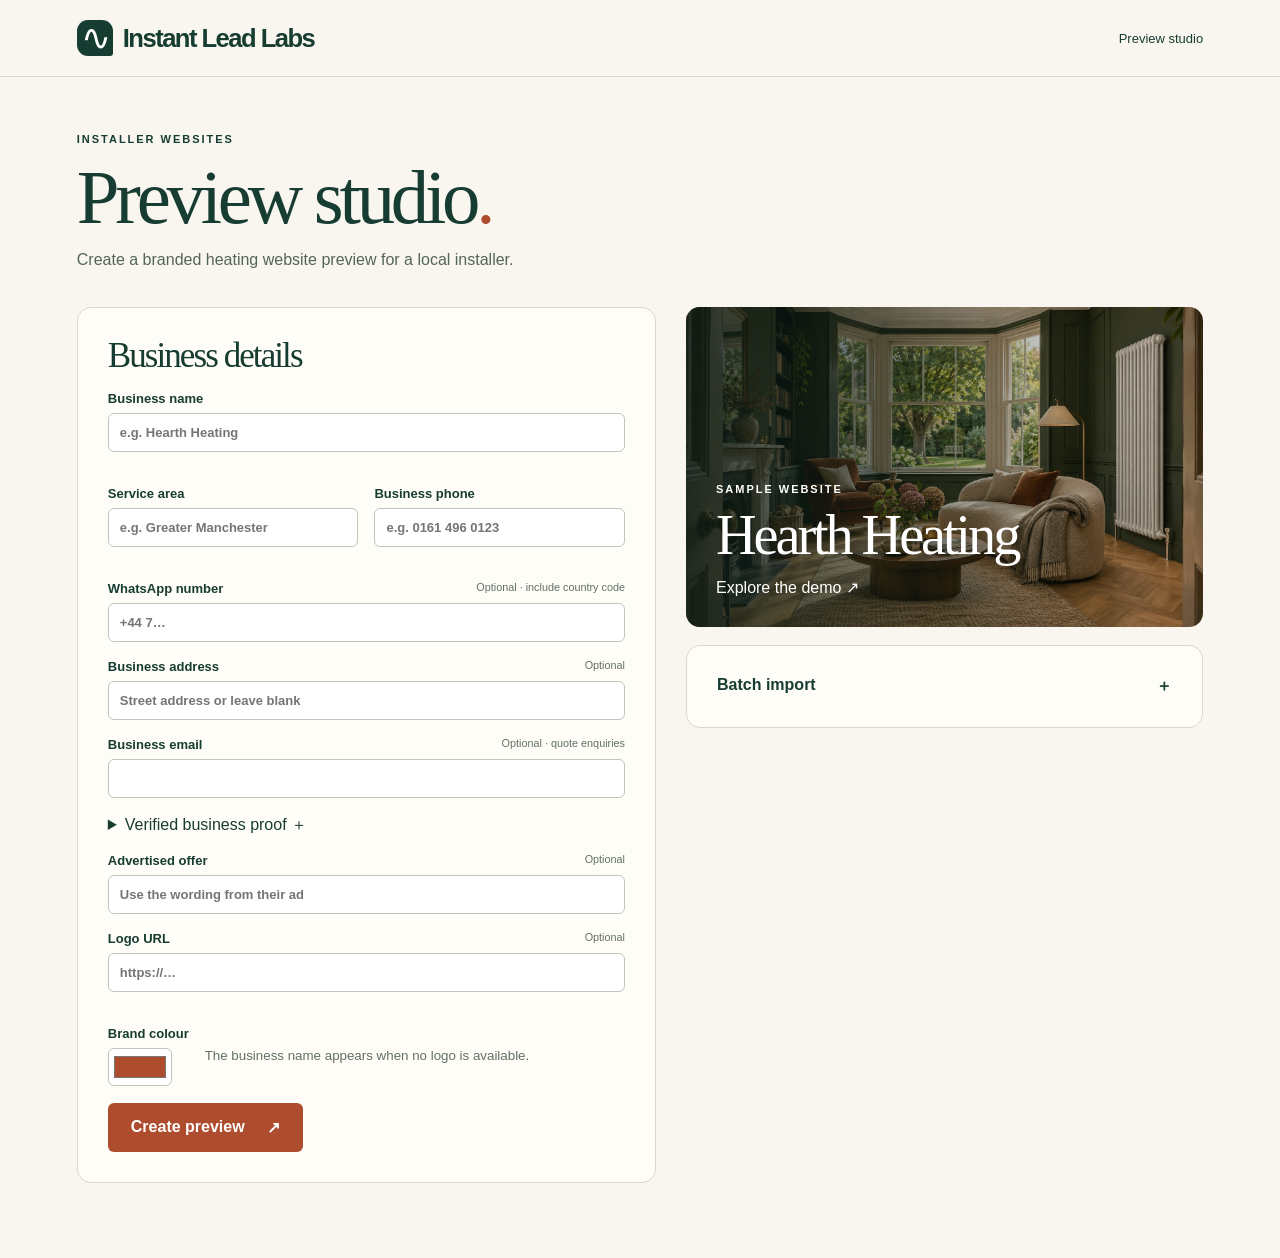
<file: index.html>
<!doctype html><html lang="en-GB"><head><meta charset="utf-8"><meta name="viewport" content="width=device-width,initial-scale=1"><meta name="robots" content="noindex,nofollow"><meta name="theme-color" content="#183b32"><title>Preview studio · Instant Lead Labs</title><link rel="stylesheet" href="/style.css"><script type="module" src="/studio.js"></script></head><body class="studio">
<header class="studiohead"><a class="wordmark" href="/"><span class="mark">∿</span> Instant Lead Labs</a><span>Preview studio</span></header>
<main class="workbench"><section class="intro"><p class="eyebrow">INSTALLER WEBSITES</p><h1>Preview studio<span>.</span></h1><p>Create a branded heating website preview for a local installer.</p></section>
<div class="workspace"><form id="builder" class="panel"><h2>Business details</h2><label>Business name<input name="name" required maxlength="90" placeholder="e.g. Hearth Heating"></label><div class="pair"><label>Service area<input name="area" required maxlength="90" placeholder="e.g. Greater Manchester"></label><label>Business phone<input type="tel" name="phone" required pattern="[+0-9 ()-]{7,24}" placeholder="e.g. 0161 496 0123"></label></div><label>WhatsApp number <small>Optional · include country code</small><input name="whatsapp" type="tel" placeholder="+44 7…"></label><label>Business address <small>Optional</small><input name="address" maxlength="200" placeholder="Street address or leave blank"></label><label>Business email <small>Optional · quote enquiries</small><input name="email" type="email"></label><details class="profile-fields"><summary>Verified business proof <span>＋</span></summary><p>Add only details checked against the business.</p><label>Gas Safe registration number<input name="registration" inputmode="numeric"></label><label>Actual team photo URL<input name="teamImage" type="url" placeholder="https://…"></label><label>Customer review<textarea name="review" maxlength="500" rows="3"></textarea></label><label>Review author<input name="reviewAuthor" maxlength="90"></label><label>Review source URL<input name="reviewUrl" type="url" placeholder="https://…"></label></details><label>Advertised offer <small>Optional</small><input name="offer" maxlength="160" placeholder="Use the wording from their ad"></label><label>Logo URL <small>Optional</small><input type="url" name="logo" placeholder="https://…" maxlength="500"></label><div class="brandrow"><label>Brand colour<input type="color" name="colour" value="#ad4d2e"></label><small>The business name appears when no logo is available.</small></div><button class="btn">Create preview <b>↗</b></button></form>
<aside><a class="sample" href="/preview.html"><img src="/assets/hero-premium.jpg" alt="Sunlit British sitting room with a column radiator"><div><span class="eyebrow">SAMPLE WEBSITE</span><h2>Hearth Heating</h2><span>Explore the demo ↗</span></div></a><details class="panel batch"><summary>Batch import <span>＋</span></summary><p>Import a CSV for the morning list. Download the results with a preview URL for each installer.</p><a href="/template.csv" download>Download CSV template ↓</a><label>Lead sheet<input id="csv" type="file" accept=".csv,text/csv"></label><button id="import" class="btn">Generate links ↓</button><p role="status" id="status"></p></details></aside></div></main></body></html>
</file>
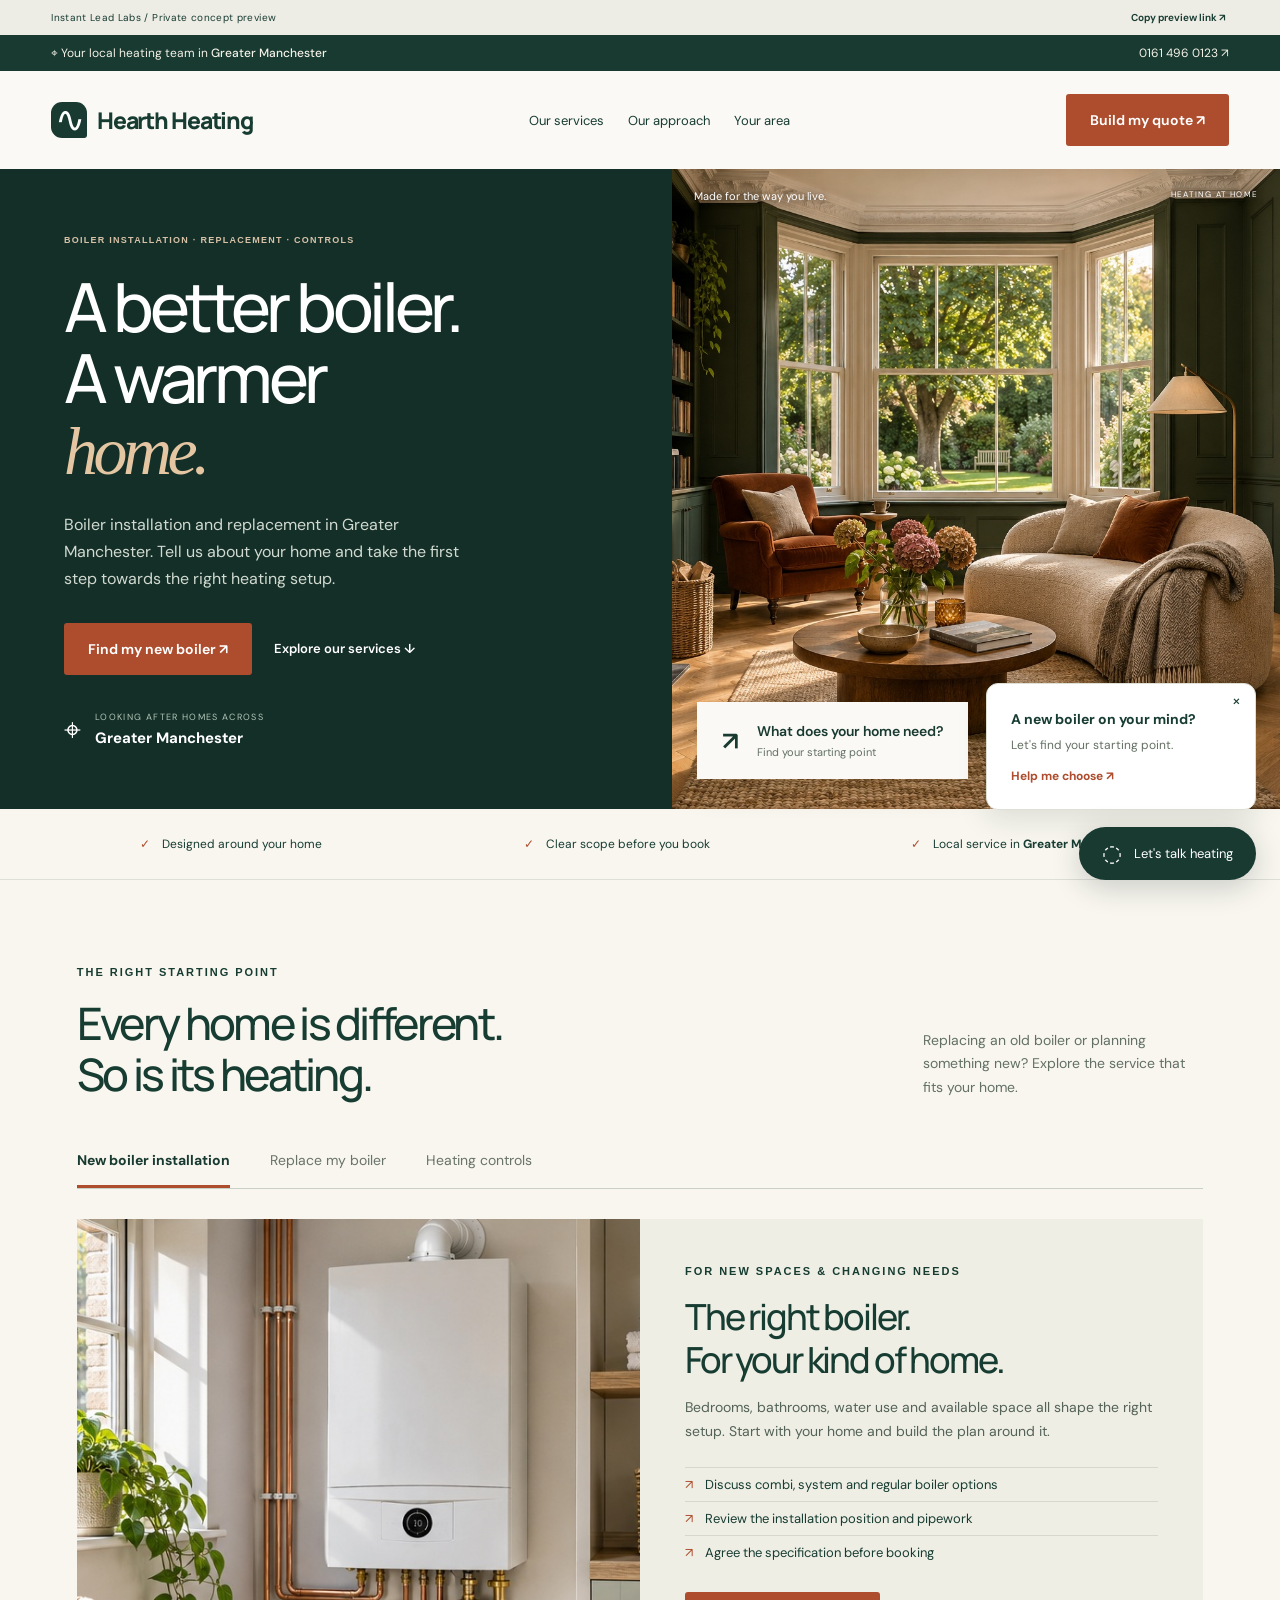
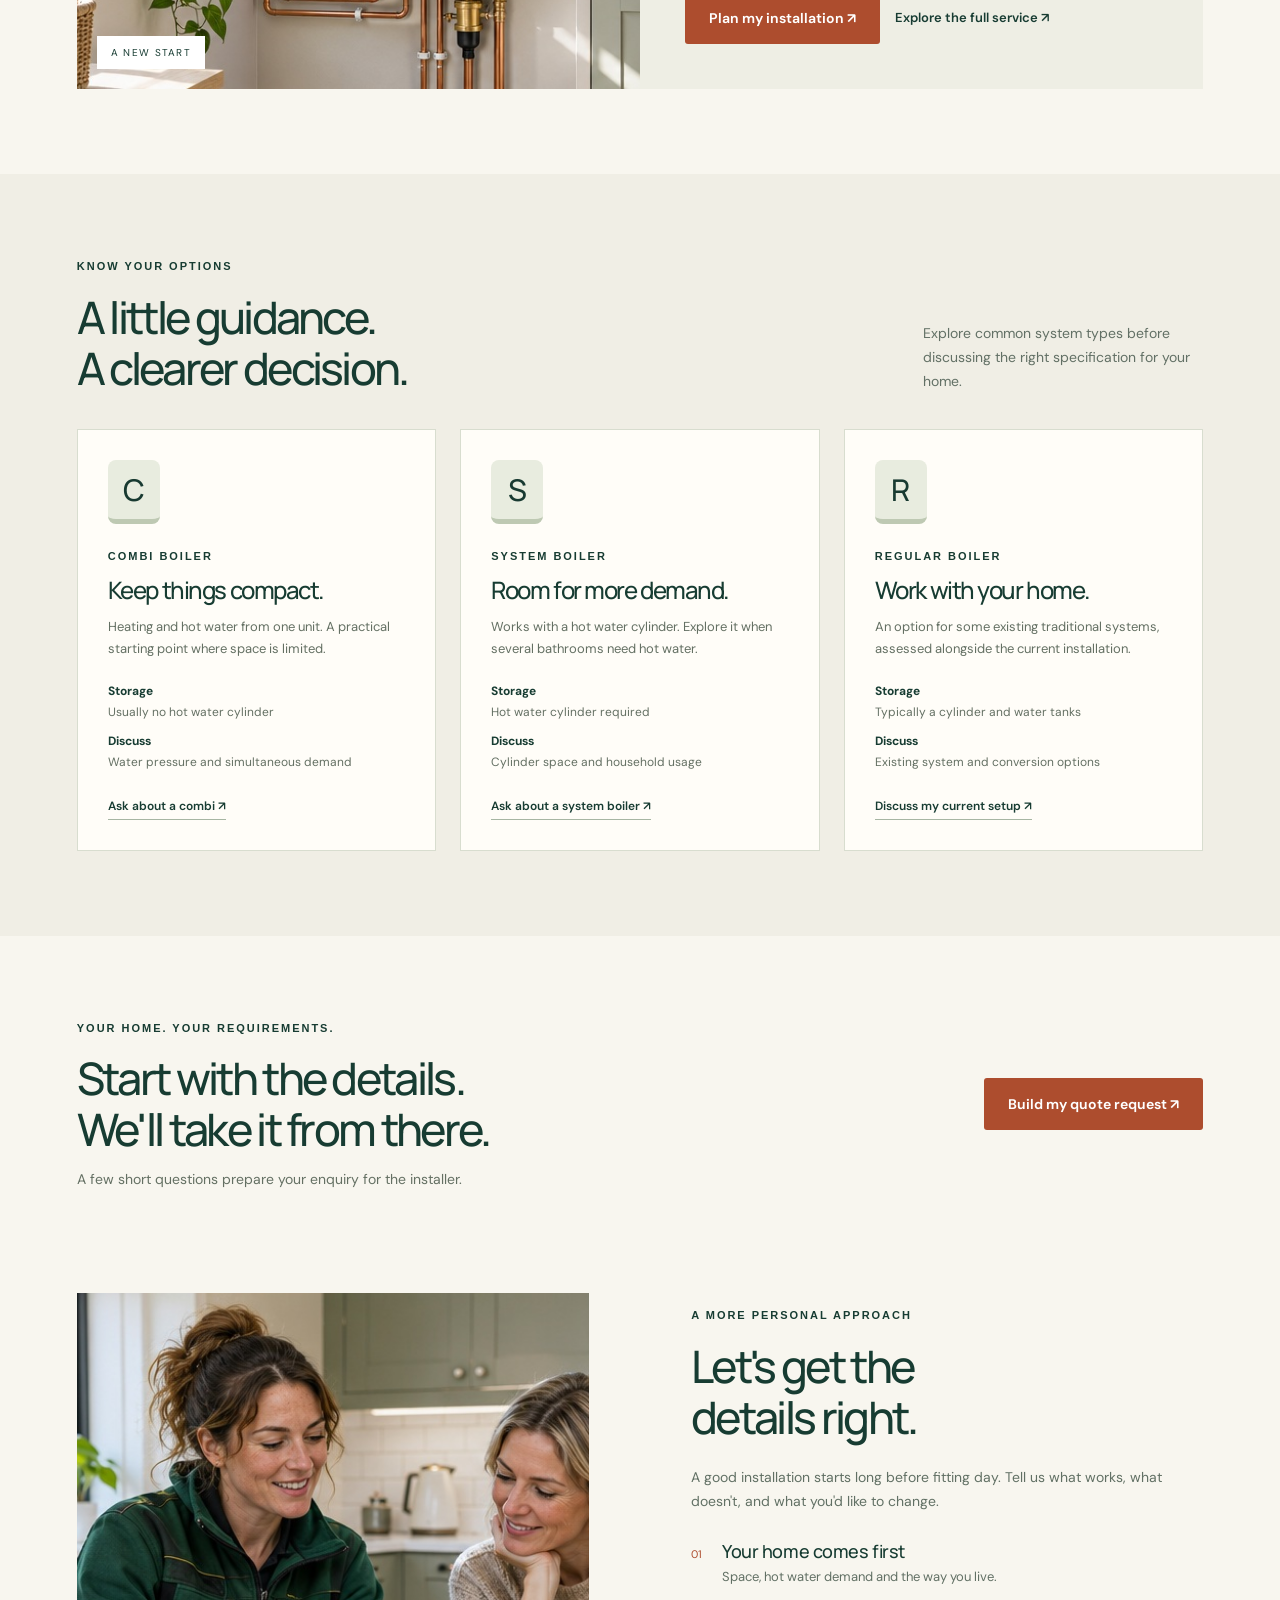
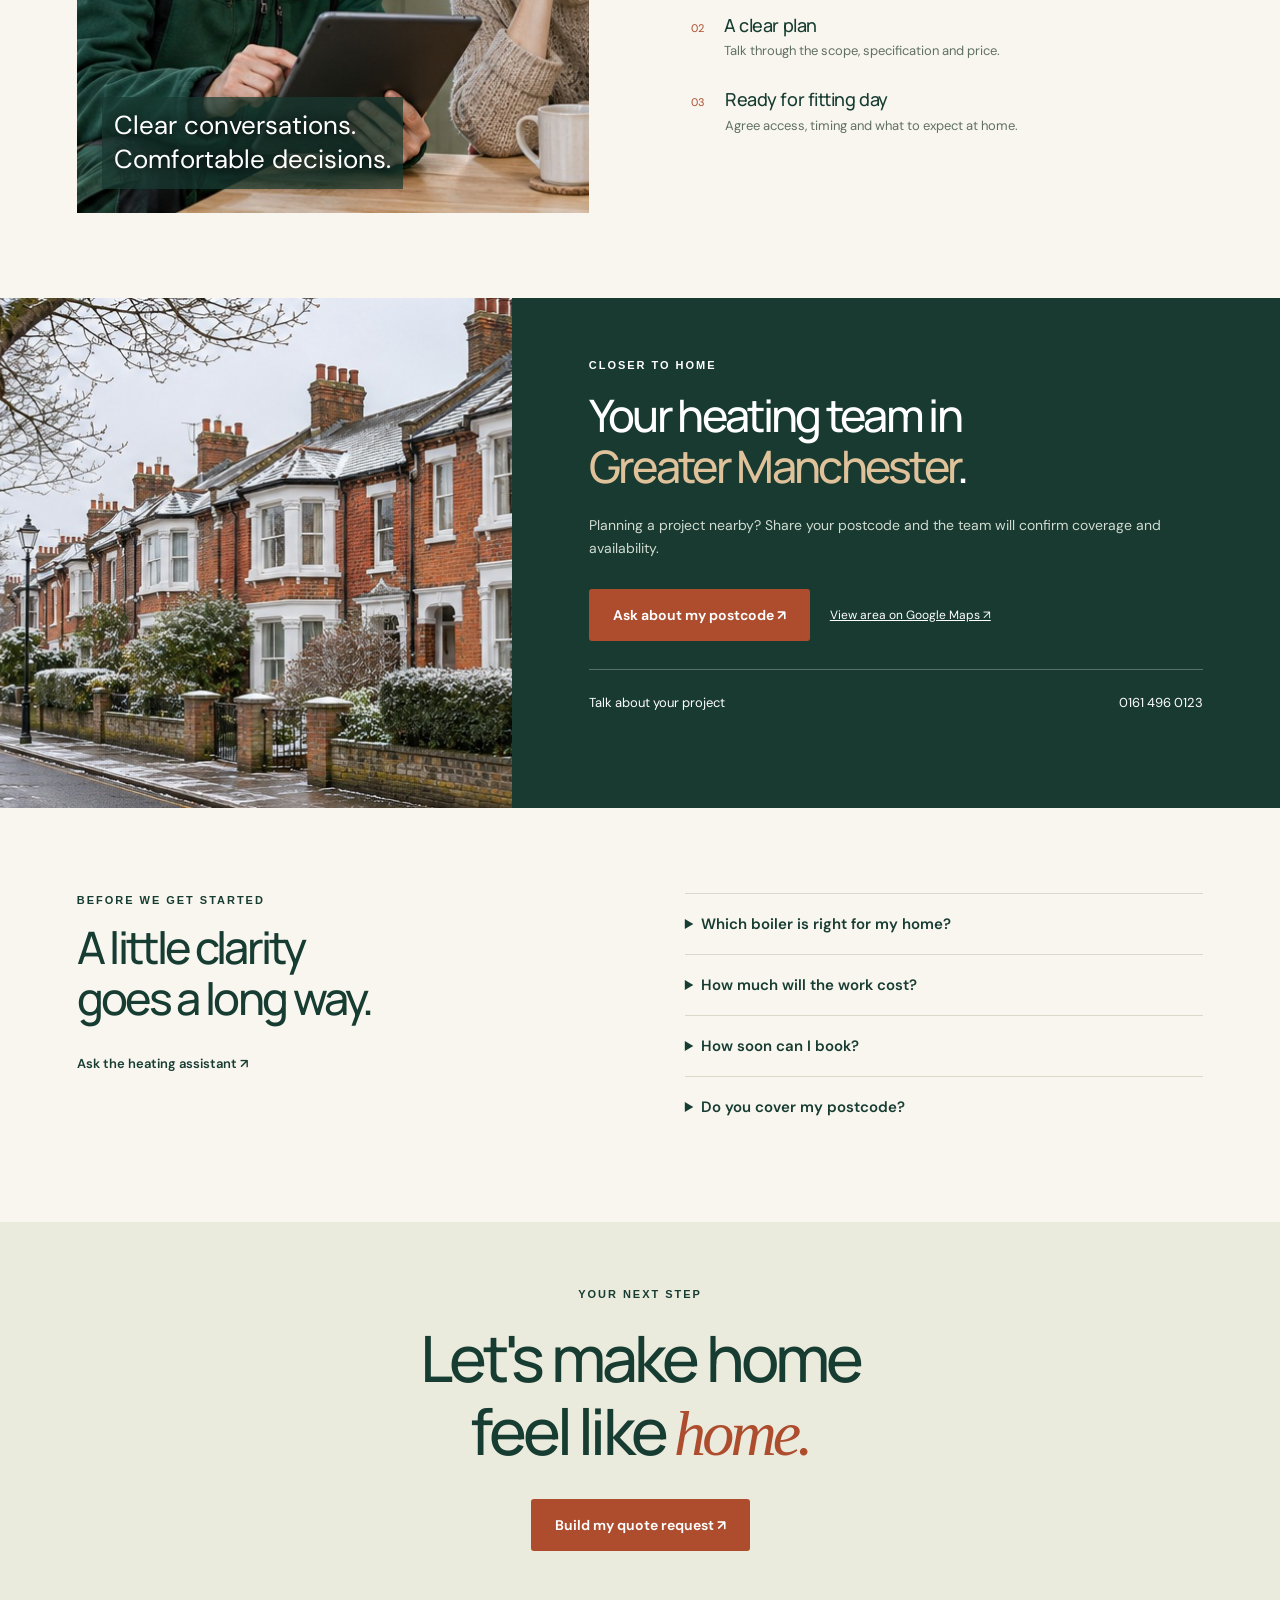
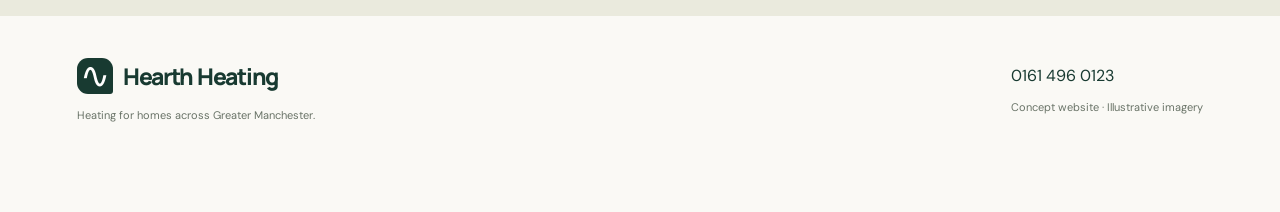
<file: preview.html>
<!doctype html>
<html lang="en-GB">
<head>
  <meta charset="utf-8">
  <meta name="viewport" content="width=device-width,initial-scale=1">
  <meta name="robots" content="noindex,nofollow">
  <meta name="theme-color" content="#183b32">
  <title>Hearth Heating · Local heating specialists</title>
  <link rel="preconnect" href="https://fonts.googleapis.com">
  <link rel="stylesheet" href="https://fonts.googleapis.com/css2?family=DM+Sans:wght@400;500;600;700&family=Manrope:wght@400;500;600;700;800&display=swap">
  <link rel="stylesheet" href="/style.css">
  <link rel="stylesheet" href="/premium.css"><link rel="stylesheet" href="/experience.css"><script type="module" src="/experience.js"></script>
  <script type="module" src="/preview.js"></script>
</head>
<body class="premium">
  <div class="concept"><span>Instant Lead Labs / Private concept preview</span><button id="copy">Copy preview link ↗</button></div>
  <div class="localbar"><span>⌖ Your local heating team in <strong data-area></strong></span><a data-call><span data-phone></span> ↗</a></div>
  <header class="sitehead">
    <a href="#home" class="wordmark"><span class="mark" id="mark">∿</span><img id="logo" hidden alt=""><span data-name></span></a>
    <nav><a href="#services">Our services</a><a href="#approach">Our approach</a><a href="#location">Your area</a></nav>
    <button class="btn" data-quote>Build my quote ↗</button>
  </header>
  <main id="home">
    <section class="editorial-hero">
      <div class="hero-copy">
        <p class="eyebrow">BOILER INSTALLATION · REPLACEMENT · CONTROLS</p>
        <h1>A better boiler.<br>A warmer<br><em>home.</em></h1>
        <p class="hero-description" id="pitch">Boiler installation and replacement in <span data-area></span>. Tell us about your home and take the first step towards the right heating setup.</p>
        <div class="hero-actions"><button class="btn" data-quote>Find my new boiler ↗</button><a href="#services" class="textlink">Explore our services ↓</a></div>
        <div class="hero-location"><span class="location-icon">⌖</span><div><small>LOOKING AFTER HOMES ACROSS</small><strong data-area></strong></div></div>
      </div>
      <div class="hero-visual">
        <img src="/assets/hero-premium.jpg" alt="Sunlit British living room with green panelling and a tall column radiator" fetchpriority="high">
        <div class="image-caption"><span>Made for the way you live.</span><span>HEATING AT HOME</span></div>
        <button class="floating-question" data-quote><span class="question-icon">↗</span><span>What does your home need?<small>Find your starting point</small></span></button>
      </div>
    </section>
    <div class="credential" id="credential" hidden></div><div class="benefit-strip"><span>Designed around your home</span><span>Clear scope before you book</span><span>Local service in <b data-area></b></span></div>
    <section class="wrap service-section" id="services">
      <div class="section-intro"><div><p class="eyebrow">THE RIGHT STARTING POINT</p><h2>Every home is different.<br>So is its heating.</h2></div><p>Replacing an old boiler or planning something new? Explore the service that fits your home.</p></div>
      <div class="service-tabs" role="tablist" aria-label="Heating services">
        <button role="tab" aria-selected="true" id="tab-install" aria-controls="service-panel" data-service="New installation">New boiler installation</button>
        <button role="tab" aria-selected="false" id="tab-replace" aria-controls="service-panel" data-service="Boiler replacement">Replace my boiler</button>
        <button role="tab" aria-selected="false" id="tab-controls" aria-controls="service-panel" data-service="Heating controls">Heating controls</button>
      </div>
      <div class="service-feature" role="tabpanel" id="service-panel" aria-labelledby="tab-install">
        <div class="service-image"><img id="service-image" src="/assets/boiler-premium.jpg" alt="White combi boiler with neat copper pipework" loading="lazy"><span id="service-tag">A NEW START</span></div>
        <div class="service-copy"><p class="eyebrow" id="service-kicker">FOR NEW SPACES & CHANGING NEEDS</p><h3 id="service-title">The right boiler.<br>For your kind of home.</h3><p id="service-description">Bedrooms, bathrooms, water use and available space all shape the right setup. Start with your home and build the plan around it.</p><ul id="service-points"><li>Discuss combi, system and regular boiler options</li><li>Review the installation position and pipework</li><li>Agree the specification before booking</li></ul><div class="service-actions"><button class="btn" id="service-cta">Plan my installation ↗</button><a class="textlink" id="service-details" href="/service.html?service=installation">Explore the full service ↗</a></div></div>
      </div>
    </section>
    <section class="boiler-guide wrap" id="boiler-guide">
<div class="section-intro"><div><p class="eyebrow">KNOW YOUR OPTIONS</p><h2>A little guidance.<br>A clearer decision.</h2></div><p>Explore common system types before discussing the right specification for your home.</p></div>
<div class="boiler-options">
<article><span class="system-symbol">C</span><p class="eyebrow">COMBI BOILER</p><h3>Keep things compact.</h3><p>Heating and hot water from one unit. A practical starting point where space is limited.</p><dl><dt>Storage</dt><dd>Usually no hot water cylinder</dd><dt>Discuss</dt><dd>Water pressure and simultaneous demand</dd></dl><button data-type="Combi">Ask about a combi ↗</button></article>
<article><span class="system-symbol">S</span><p class="eyebrow">SYSTEM BOILER</p><h3>Room for more demand.</h3><p>Works with a hot water cylinder. Explore it when several bathrooms need hot water.</p><dl><dt>Storage</dt><dd>Hot water cylinder required</dd><dt>Discuss</dt><dd>Cylinder space and household usage</dd></dl><button data-type="System">Ask about a system boiler ↗</button></article>
<article><span class="system-symbol">R</span><p class="eyebrow">REGULAR BOILER</p><h3>Work with your home.</h3><p>An option for some existing traditional systems, assessed alongside the current installation.</p><dl><dt>Storage</dt><dd>Typically a cylinder and water tanks</dd><dt>Discuss</dt><dd>Existing system and conversion options</dd></dl><button data-type="Regular">Discuss my current setup ↗</button></article>
</div></section>
<section class="review-section wrap" id="review-section" hidden><p class="eyebrow">FROM A CUSTOMER</p><blockquote id="review-text"></blockquote><div><strong id="review-author"></strong><a id="review-source" target="_blank" rel="noopener">Read the original review ↗</a></div></section>
<section class="quote-banner wrap"><div><p class="eyebrow">YOUR HOME. YOUR REQUIREMENTS.</p><h2>Start with the details.<br>We'll take it from there.</h2><p>A few short questions prepare your enquiry for the installer.</p></div><button class="btn" data-quote>Build my quote request ↗</button></section><section class="approach wrap" id="approach">
      <div class="approach-photo"><img src="/assets/team-premium.jpg" alt="Heating engineer and homeowner reviewing a tablet in a kitchen" loading="lazy"><p>Clear conversations.<br>Comfortable decisions.</p></div>
      <div class="approach-copy"><p class="eyebrow">A MORE PERSONAL APPROACH</p><h2>Let's get the<br>details right.</h2><p>A good installation starts long before fitting day. Tell us what works, what doesn't, and what you'd like to change.</p><div class="detail-row"><span>01</span><div><h3>Your home comes first</h3><p>Space, hot water demand and the way you live.</p></div></div><div class="detail-row"><span>02</span><div><h3>A clear plan</h3><p>Talk through the scope, specification and price.</p></div></div><div class="detail-row"><span>03</span><div><h3>Ready for fitting day</h3><p>Agree access, timing and what to expect at home.</p></div></div></div>
    </section>
    <section class="location-section" id="location"><div class="location-photo"><img src="/assets/street-premium.jpg" alt="Traditional British brick homes on a residential street" loading="lazy"></div><div class="location-copy"><p class="eyebrow">CLOSER TO HOME</p><h2>Your heating team in<br><span data-area></span>.</h2><p>Planning a project nearby? Share your postcode and the team will confirm coverage and availability.</p><p class="address-line" id="address-line" hidden></p><div class="location-actions"><button class="btn" data-location>Ask about my postcode ↗</button><a id="map-link" target="_blank" rel="noopener noreferrer">View area on Google Maps ↗</a></div><div class="contact-line"><span>Talk about your project</span><a data-call data-phone></a></div></div></section>
    <section class="wrap faqs"><div><p class="eyebrow">BEFORE WE GET STARTED</p><h2>A little clarity<br>goes a long way.</h2><button class="textlink" data-start>Ask the heating assistant ↗</button></div><div>
      <details><summary>Which boiler is right for my home?</summary><p>It depends on your space, existing system and hot water needs. Share those details with the installer to discuss suitable options.</p></details>
      <details><summary>How much will the work cost?</summary><p>The price depends on the boiler, location and work required. Request an itemised quote for your home before agreeing to an installation.</p></details>
      <details><summary>How soon can I book?</summary><p>Ask the team about current availability. Your preferred timing is included in the chat enquiry.</p></details>
      <details><summary>Do you cover my postcode?</summary><p>The service area is <span data-area></span>. Use the assistant to send your postcode for confirmation.</p></details>
    </div></section>
    <section class="closing"><p class="eyebrow">YOUR NEXT STEP</p><h2>Let's make home<br>feel like <em>home.</em></h2><button class="btn" data-quote>Build my quote request ↗</button></section>
  </main>
  <footer><div><a href="#home" class="wordmark"><span class="mark">∿</span><span data-name></span></a><p>Heating for homes across <span data-area></span>.</p></div><div><a data-call data-phone></a><p>Concept website · Illustrative imagery</p></div></footer>
  <div class="mobile-quote"><button class="btn" data-quote>Start my quote ↗</button></div><div class="chat-nudge" id="chat-nudge"><button class="nudge-close" aria-label="Dismiss chat suggestion">×</button><strong>A new boiler on your mind?</strong><p>Let's find your starting point.</p><button data-start>Help me choose ↗</button></div>
  <button class="chat-launch" id="chat-launch" aria-expanded="false" aria-controls="chat-panel"><span>◌</span> Let's talk heating</button>
  <section class="chat-panel" id="chat-panel" role="dialog" aria-label="Heating assistant" hidden>
    <header><div><strong data-name></strong><span>Heating assistant · Guided questions</span></div><button id="chat-close" aria-label="Close assistant">×</button></header>
    <div class="chat-body" id="chat-body" aria-live="polite"></div>
    <div class="chat-controls" id="chat-controls"></div>
    <div class="chat-foot"><button id="chat-restart">Start again</button><span>Details stay here until you send.</span></div>
  </section>
<dialog id="quote-wizard" aria-label="Build your boiler quote"><button id="wizard-close" class="wizard-close" aria-label="Close quote builder">×</button><div id="wizard-content"></div></dialog></body>
</html>
</file>
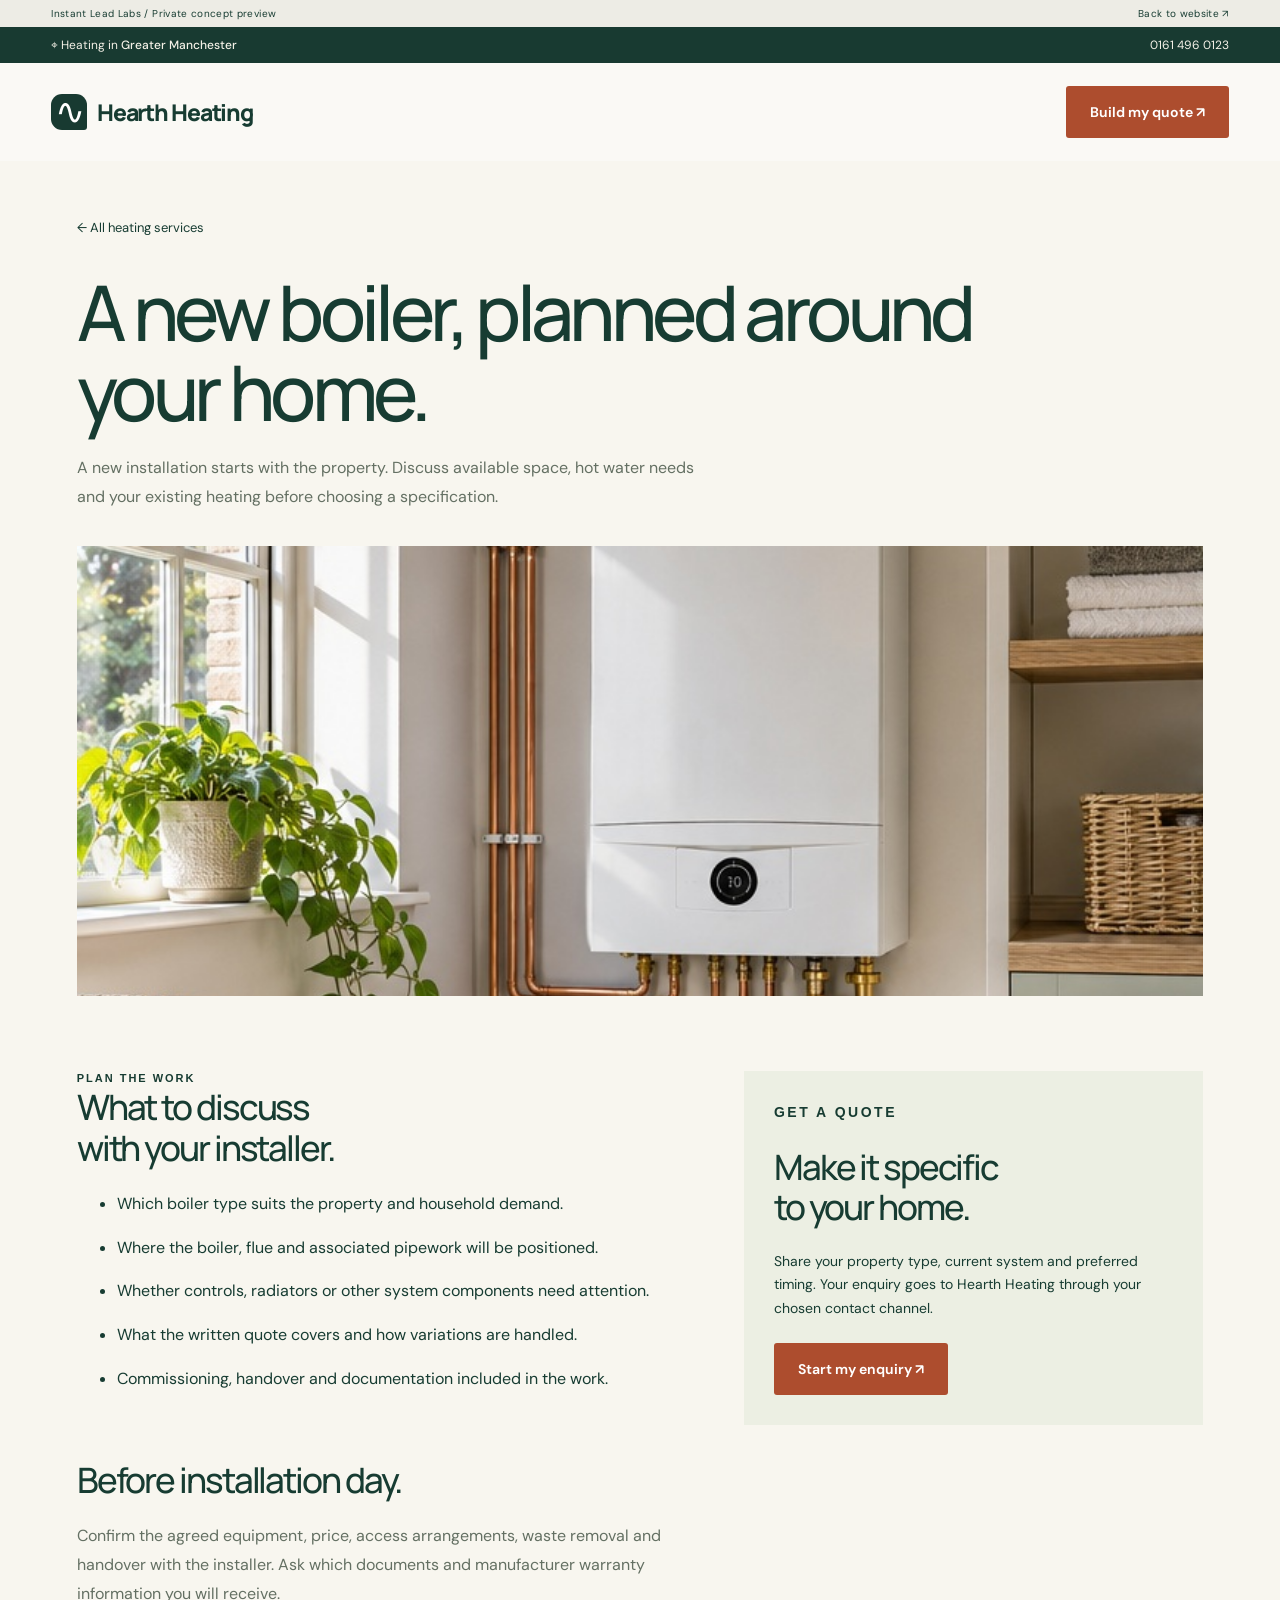
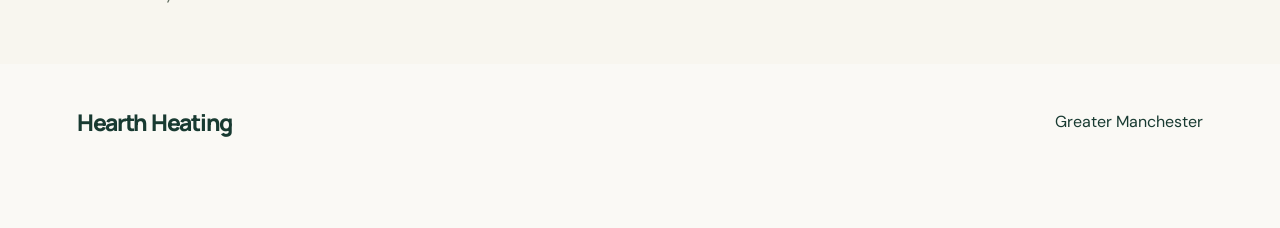
<file: service.html>
<!doctype html>
<html lang="en-GB">
<head>
<meta charset="utf-8"><meta name="viewport" content="width=device-width,initial-scale=1"><meta name="robots" content="noindex,nofollow">
<title>Heating services</title>
<link rel="stylesheet" href="https://fonts.googleapis.com/css2?family=DM+Sans:wght@400;500;600;700&family=Manrope:wght@400;500;600;700;800&display=swap">
<link rel="stylesheet" href="/style.css"><link rel="stylesheet" href="/premium.css"><link rel="stylesheet" href="/experience.css">
<script type="module" src="/service.js"></script><script type="module" src="/experience.js"></script>
</head>
<body class="premium">
<div class="concept"><span>Instant Lead Labs / Private concept preview</span><a class="home-link">Back to website ↗</a></div>
<div class="localbar"><span>⌖ Heating in <strong data-area></strong></span><a id="service-phone"></a></div>
<header class="sitehead"><a class="wordmark home-link"><span class="mark">∿</span><span data-name></span></a><button class="btn" data-quote>Build my quote ↗</button></header>
<main class="service-page">
<a class="home-link backlink">← All heating services</a>
<h1 id="detail-title"></h1><p class="service-lead" id="detail-description"></p>
<img class="detail-hero" id="detail-photo" alt="">
<div class="detail-columns"><section><p class="eyebrow">PLAN THE WORK</p><h2>What to discuss<br>with your installer.</h2><ul id="detail-list"></ul></section><aside><p class="eyebrow">GET A QUOTE</p><h2>Make it specific<br>to your home.</h2><p>Share your property type, current system and preferred timing. Your enquiry goes to <span data-name></span> through your chosen contact channel.</p><button class="btn" data-quote>Start my enquiry ↗</button></aside></div>
<section><h2>Before installation day.</h2><p class="service-lead">Confirm the agreed equipment, price, access arrangements, waste removal and handover with the installer. Ask which documents and manufacturer warranty information you will receive.</p></section>
</main>
<footer><a class="wordmark home-link" data-name></a><span data-area></span></footer>
<dialog id="quote-wizard" aria-label="Build your boiler quote"><button id="wizard-close" class="wizard-close" aria-label="Close quote builder">×</button><div id="wizard-content"></div></dialog>
</body></html>
</file>
<file: style.css>
:root{--ink:#173c32;--paper:#f8f6ef;--accent:#ad4d2e;--buttontext:white;--line:#d8d8cb;font-family:"Avenir Next",Avenir,"Segoe UI",sans-serif;color:var(--ink);background:var(--paper);scroll-behavior:smooth}*{box-sizing:border-box}body{margin:0}a{color:inherit;text-decoration:none}button,input,select{font:inherit}button,summary{cursor:pointer}button{color:inherit}a:focus-visible,button:focus-visible,summary:focus-visible{outline:3px solid #ec9963;outline-offset:4px}h1,h2,h3,p{margin:0}h1,h2,h3{letter-spacing:-.055em;line-height:1.03}h1,h2{font-family:Georgia,"Times New Roman",serif;font-weight:normal}h1 span,h2 span{color:var(--accent)}.eyebrow{font:650 11px/1.45 "Avenir Next",sans-serif;letter-spacing:.18em;text-transform:uppercase}.btn{border:0;display:inline-flex;align-items:center;justify-content:center;gap:22px;padding:15px 23px;border-radius:6px;font-weight:650;background:var(--accent);color:var(--buttontext)}.btn:hover{filter:brightness(.92)}.btn.dark,.mark{background:var(--ink);color:white}.wordmark{display:flex;align-items:center;gap:10px;font-size:clamp(17px,2vw,27px);font-weight:680;letter-spacing:-.06em;overflow-wrap:anywhere}.mark{display:inline-grid;place-items:center;width:36px;height:36px;border-radius:11px 11px 3px 11px;font:36px/1 Georgia;flex-shrink:0}.sitehead,.studiohead,.concept,footer{display:flex;align-items:center;justify-content:space-between;padding:20px 6vw;gap:20px}.sitehead nav{display:flex;gap:28px;font-size:14px}.wordmark img{object-fit:contain;width:42px;height:42px}.concept{padding-block:7px;background:#e9e9dc;font-size:11px;letter-spacing:.035em}.concept i{margin:0 6px;color:#838f80}.concept button,.cards button{border:0;background:none;font-weight:650;padding:4px}.hero{margin:0 2vw;min-height:clamp(490px,68vh,730px);display:grid;position:relative;isolation:isolate;border-radius:14px;overflow:hidden;align-items:end;color:white}.hero>img,.sample>img{position:absolute;inset:0;width:100%;height:100%;object-fit:cover;z-index:-2}.hero:before,.sample:before{content:"";position:absolute;inset:0;background:linear-gradient(84deg,rgba(12,28,22,.85),rgba(12,28,22,.4) 55%,transparent);z-index:-1}.hcopy{padding:6% 5%}.hcopy h1{font-size:clamp(62px,7.3vw,118px);margin:20px 0 12px;line-height:.96}.hcopy h1 span{color:#eab37d}.hcopy>p:not(.eyebrow){max-width:460px;font-size:18px;line-height:1.5;margin-bottom:25px}.dot{display:inline-block;width:8px;height:8px;border-radius:50%;background:#eabd84;margin-right:7px}.wrap{max-width:1500px;padding:80px 6vw;margin:auto}h2{font-size:clamp(40px,4.4vw,70px)}.titleline{display:flex;align-items:end;justify-content:space-between;gap:20px;margin:12px 0 30px}.titleline p,.cards p,.intro>p:last-child,.batch p,.faqs details p{color:#55645b;line-height:1.6}.cards{display:grid;grid-template-columns:repeat(3,1fr);gap:24px}.cards img{width:100%;aspect-ratio:1.65;object-fit:cover;border-radius:9px}.cards h3{font:normal clamp(23px,2.3vw,36px)/1.12 Georgia;margin:16px 0 9px;letter-spacing:-.04em}.cards button{margin-top:12px;padding:0 0 3px;border-bottom:1px solid}.process,footer{background:var(--ink);color:#fff}.processgrid{display:grid;grid-template-columns:1fr 1fr;gap:40px}.process h2,.faqs h2{margin:12px 0 25px}.process ol{margin:0;padding:0;list-style:none;counter-reset:s}.process li{counter-increment:s;padding:17px 0 17px 46px;border-top:1px solid #587164;position:relative}.process li:before{content:"0" counter(s);position:absolute;left:0;color:#cdb899;font-family:Georgia}.process li p{color:#d2ddd5;margin-top:5px}.faqs details{border-top:1px solid var(--line);padding:20px 0}.faqs summary{font-size:18px;font-weight:600}.faqs details p{margin-top:12px}footer{padding-block:40px}footer h2{font-size:36px;margin:8px 0}.studiohead{border-bottom:1px solid var(--line)}.studiohead>span{font-size:13px}.workbench{margin:auto;max-width:1320px;padding:55px 6vw 75px}.intro h1{font-size:clamp(55px,6vw,90px);margin:10px 0}.workspace{display:grid;grid-template-columns:1.12fr 1fr;gap:30px;margin-top:34px;align-items:start}.panel,dialog{border:1px solid var(--line);background:#fffdf8;border-radius:14px;padding:30px}.panel h2,dialog h2{font-size:35px}.panel label,dialog label{display:block;font-weight:600;font-size:13px;margin:17px 0}.panel label small{float:right;font-weight:400}.pair,.brandrow{display:flex;gap:16px}.pair>*{width:50%}.brandrow{align-items:center}.brandrow small,small{color:#627065}.panel input,dialog input,select{display:block;width:100%;min-width:0;margin-top:7px;border:1px solid #bfc7bd;border-radius:6px;background:#fff;padding:11px;color:var(--ink)}.panel input[type=color]{width:64px;height:38px;padding:3px}.sample{min-height:320px;position:relative;isolation:isolate;overflow:hidden;display:flex;align-items:end;border-radius:14px;color:white;padding:30px}.sample h2{margin:8px 0 14px}.batch{margin-top:18px}.batch summary{display:flex;justify-content:space-between;font-weight:650}.batch p,.batch a{margin:10px 0}.batch a{text-decoration:underline}dialog{width:min(94vw,460px);color:var(--ink);max-height:90dvh}dialog::backdrop{background:#12281fcc}.close{float:right;background:transparent;border:0;font-size:25px}.closeok,dialog .btn{margin-top:16px}dialog h2{margin-top:10px}#success p{margin-top:16px}[hidden]{display:none!important}@media(max-width:760px){.sitehead nav{display:none}.sitehead,.studiohead{padding:14px 5vw}.sitehead .btn{font-size:13px;padding:11px 14px;white-space:nowrap}.hero{min-height:510px;margin:0 12px}.hero:before{background:linear-gradient(0deg,#10271fea,rgba(15,31,23,.5) 65%,transparent)}.hcopy{padding:28px 22px}.hcopy h1{font-size:clamp(52px,12vw,78px)}.titleline,footer{align-items:start;flex-direction:column}.wrap{padding:52px 6vw}.cards,.workspace,.processgrid{grid-template-columns:1fr}.cards{gap:32px}.workbench{padding:32px 5vw}.workspace{gap:18px}.panel{padding:22px}.sample{min-height:240px}.pair{display:block}.pair>*{width:100%}.concept{padding-inline:5vw}.processgrid{gap:6px}.titleline{align-items:start}.brandrow{gap:12px}.hero>img{object-position:60% center}}@media(prefers-reduced-motion:reduce){:root{scroll-behavior:auto}}
</file>
<file: premium.css>
.premium{--ink:#183a31;--paper:#faf9f5;font-family:"DM Sans",sans-serif}
.premium h1,.premium h2,.premium h3{font-family:"Manrope",sans-serif;letter-spacing:-.06em;font-weight:500}
.premium h1{font-size:clamp(52px,5.8vw,88px);line-height:1.04}
.premium h2{font-size:clamp(34px,3.5vw,54px);line-height:1.15}
.premium em{font-family:Georgia,serif;font-weight:400;color:var(--accent)}
.premium .btn{border-radius:3px;font-size:14px;padding:17px 24px}
.premium .concept{padding:7px 4vw;font-size:10px;background:#edece5}
.localbar{padding:10px 4vw;display:flex;justify-content:space-between;background:var(--ink);color:#f4f1e7;font-size:12px;gap:20px}
.localbar strong{font-weight:500}.localbar a{white-space:nowrap}
.premium .sitehead{padding:23px 4vw;background:var(--paper);gap:25px}
.premium .wordmark{font-family:"Manrope",sans-serif;font-size:23px;font-weight:800;letter-spacing:-.055em}
.premium .sitehead nav{gap:24px;font-size:13px;white-space:nowrap}
.editorial-hero{display:grid;grid-template-columns:1fr 1.05fr;min-height:570px;padding:0 2vw 0 4vw;gap:3vw}
.hero-copy{padding:50px 0 34px;display:flex;align-items:start;flex-direction:column;justify-content:center}
.hero-copy .eyebrow{font-size:9px;letter-spacing:.14em;margin-bottom:24px}
.hero-description{font-size:16px;line-height:1.7;max-width:420px;color:#5c695e;margin:24px 0 30px}
.hero-actions{display:flex;align-items:center;gap:22px;flex-wrap:wrap}
.textlink{background:transparent;border:0;font-size:13px;font-weight:600;padding:6px 0}
.hero-location{display:flex;gap:14px;align-items:center;margin-top:42px}
.hero-location small{font-size:9px;letter-spacing:.15em;display:block;margin-bottom:4px}
.hero-location strong{font-size:15px}.location-icon{font-size:30px}
.hero-visual{position:relative;min-width:0}
.hero-visual>img{width:100%;height:100%;position:absolute;object-fit:cover;border-radius:3px}
.image-caption{position:absolute;top:20px;left:22px;right:22px;display:flex;justify-content:space-between;color:white;text-shadow:0 1px 8px #000;font-size:11px;gap:10px}
.image-caption span:last-child{font-size:8px;letter-spacing:.15em}
.floating-question{position:absolute;bottom:24px;left:-25px;display:flex;gap:18px;align-items:center;border:0;background:#faf9f5;padding:20px 25px;box-shadow:0 12px 30px #142d1820;text-align:left}
.floating-question span{font-size:14px;font-weight:600}.floating-question small{display:block;margin-top:5px;font-size:11px;font-weight:400}
.floating-question .question-icon{font-size:26px}
.benefit-strip{padding:27px 4vw;display:flex;justify-content:space-around;gap:25px;border-bottom:1px solid #dedfd5;font-size:12px}
.benefit-strip span:before{content:"✓";margin-right:12px;color:var(--accent)}
.premium .wrap{padding:85px 6vw;max-width:1500px}
.section-intro{display:flex;justify-content:space-between;gap:35px;align-items:end;margin-bottom:35px}
.section-intro h2{margin-top:16px}.section-intro>p{max-width:280px;line-height:1.7;font-size:14px;color:#627065}
.service-tabs{display:flex;border-bottom:1px solid #c9d0c5;gap:40px;margin-bottom:30px}
.service-tabs button{background:none;border:0;padding:16px 0;font-size:14px;color:#697369;border-bottom:3px solid transparent}
.service-tabs [aria-selected=true]{border-color:var(--accent);color:var(--ink);font-weight:700}
.service-feature{display:grid;grid-template-columns:1fr 1fr;background:#eeeee4}
.service-image{position:relative;min-height:430px}.service-image img{width:100%;height:100%;position:absolute;object-fit:cover}
.service-image>span{position:absolute;left:20px;bottom:20px;background:white;padding:10px 14px;font-size:10px;letter-spacing:.13em}
.service-copy{padding:45px}.service-copy h3{font-size:36px;line-height:1.2;margin:15px 0}
.service-copy>p:not(.eyebrow){font-size:14px;line-height:1.7;color:#546257}
.service-copy ul{padding:0;list-style:none;margin:23px 0}.service-copy li{font-size:13px;padding:8px 0;border-top:1px solid #d5d8ca}
.service-copy li:before{content:"↗";margin-right:12px;color:var(--accent)}
.approach{display:grid;grid-template-columns:1fr 1fr;gap:8vw;padding-top:20px!important}
.approach-photo{position:relative;min-height:520px}.approach-photo img{width:100%;height:100%;object-fit:cover;position:absolute}
.approach-photo p{position:absolute;bottom:24px;left:25px;color:white;font-size:26px;line-height:1.3;text-shadow:0 1px 12px #000;background:#183a31b8;padding:12px}
.approach-copy{padding:15px 0}.approach-copy h2{margin:16px 0 22px}.approach-copy>p:not(.eyebrow){line-height:1.75;color:#617064;font-size:14px}
.detail-row{display:flex;gap:20px;margin-top:28px}.detail-row>span{font-size:11px;color:var(--accent);padding-top:5px}
.detail-row h3{font-size:18px;letter-spacing:-.025em}.detail-row p{font-size:13px;line-height:1.6;color:#617064;margin-top:7px}
.location-section{display:grid;grid-template-columns:.8fr 1.2fr;background:#183a31;color:white}
.location-photo{position:relative;min-height:510px}.location-photo img{width:100%;height:100%;position:absolute;object-fit:cover}
.location-copy{padding:60px 6vw}.location-copy h2{margin:15px 0 22px}.location-copy h2 span{color:#dfc19a}
.location-copy>p:not(.eyebrow){color:#d1dbd1;line-height:1.7;font-size:14px}
.location-actions{display:flex;gap:20px;align-items:center;flex-wrap:wrap;margin:28px 0}.location-actions>a{font-size:12px;text-decoration:underline}
.contact-line{display:flex;justify-content:space-between;border-top:1px solid #577164;padding-top:24px;font-size:13px;gap:16px}
.premium .faqs{display:grid;grid-template-columns:1fr 1fr;gap:7vw}
.premium .faqs summary{font-size:15px}.premium .faqs details p{font-size:14px}
.premium .closing{background:#eaeadd;text-align:center;padding:65px 20px}
.closing h2{font-size:clamp(42px,5vw,74px);margin:18px 0 28px}
.premium footer{padding:42px 6vw 90px;background:#faf9f5;color:var(--ink)}
.premium footer p{font-size:11px;color:#697367;margin-top:14px}
.chat-launch{position:fixed;right:24px;bottom:20px;z-index:20;border:0;background:var(--ink);color:white;box-shadow:0 7px 30px #0d241d33;padding:15px 23px;border-radius:40px;font-size:13px;display:flex;align-items:center;gap:12px}
.chat-launch>span{font-size:23px;line-height:1}
.chat-nudge{position:fixed;bottom:90px;right:24px;z-index:19;background:white;padding:24px;border:1px solid #dedfd5;border-radius:12px;box-shadow:0 8px 30px #192f1620;width:270px}
.chat-nudge strong{font-size:14px}.chat-nudge p{font-size:12px;margin:8px 0;color:#647063}.chat-nudge>button:last-child{background:none;border:0;padding:7px 0 0;color:var(--accent);font-size:12px;font-weight:700}
.nudge-close{position:absolute;right:8px;top:5px;border:0;background:none}
.chat-panel{position:fixed;right:24px;bottom:84px;width:365px;max-height:calc(100dvh - 110px);display:flex;flex-direction:column;background:#fafbf7;z-index:22;border-radius:16px;overflow:hidden;box-shadow:0 15px 70px #102d2140;border:1px solid #d2dacf}
.chat-panel>header{display:flex;align-items:center;justify-content:space-between;padding:20px;background:#183a31;color:white}
.chat-panel header strong{font-size:14px;display:block;max-width:260px;overflow-wrap:anywhere}
.chat-panel header span{display:block;font-size:10px;color:#c4d4c9;margin-top:6px}.chat-panel header button{background:none;border:0;color:white;font-size:24px}
.chat-body{padding:20px;overflow:auto;min-height:90px;max-height:40dvh;font-size:13px;line-height:1.6}
.bubble{border-radius:10px;padding:12px 15px;margin-bottom:10px;background:#e9eee5}.bubble.answer{margin-left:40px;background:#183a31;color:white}
.chat-controls{padding:0 20px 18px;display:flex;flex-direction:column;gap:8px}
.chat-controls>button{padding:12px;border:1px solid #c8d1c3;border-radius:6px;background:white;text-align:left;font-size:12px}
.chat-controls form{display:flex;gap:7px}.chat-controls input{width:100%;min-width:0;padding:12px;border:1px solid #b7c4b2;border-radius:6px}
.chat-controls form button{background:var(--ink);border:0;color:white;border-radius:6px;padding:10px}
.chat-controls a{text-align:center}.chat-controls small{font-size:11px;line-height:1.5}
.chat-foot{border-top:1px solid #dce2d7;padding:12px 20px;display:flex;justify-content:space-between;gap:6px;align-items:center}
.chat-foot button{border:0;background:none;text-decoration:underline;font-size:10px}.chat-foot span{font-size:9px;color:#647063}
@media(max-width:1000px){.premium .sitehead nav{display:none}.service-copy{padding:28px}.service-copy h3{font-size:28px}.editorial-hero{min-height:530px}.hero-copy h1{font-size:60px}.hero-actions{gap:14px}.benefit-strip{font-size:11px}}
@media(max-width:700px){.premium .sitehead{padding:18px 5vw}.premium .wordmark{font-size:18px;max-width:65%}.premium .sitehead>.btn{font-size:0;padding:10px}.premium .sitehead>.btn:after{content:"Get a quote ↗";font-size:12px}.localbar{font-size:10px}.localbar a{display:none}.editorial-hero{grid-template-columns:1fr;padding:0 5vw;gap:0}.hero-copy{padding:28px 0}.hero-copy h1{font-size:clamp(52px,12vw,75px)}.hero-copy .eyebrow{font-size:8px;margin-bottom:18px}.hero-description{margin:20px 0;font-size:14px}.hero-location{margin-top:25px}.hero-visual{height:360px}.floating-question{left:15px;bottom:16px;padding:16px 20px}.image-caption{left:15px;right:15px}.benefit-strip{justify-content:start;overflow:auto;padding:23px 5vw;gap:22px}.benefit-strip span{white-space:nowrap}.premium .wrap{padding:50px 5vw}.section-intro{display:block}.section-intro>p{margin-top:20px;max-width:none}.service-tabs{gap:18px;overflow:auto}.service-tabs button{white-space:nowrap;font-size:12px}.service-feature,.approach,.location-section,.premium .faqs{grid-template-columns:1fr}.service-image{min-height:280px}.service-copy{padding:28px 24px}.approach{gap:25px}.approach-photo{min-height:370px}.location-photo{min-height:270px}.location-copy{padding:35px 6vw}.location-copy h2{font-size:34px}.premium .faqs{gap:25px}.premium footer{padding-bottom:90px}.chat-panel{right:12px;bottom:82px;width:calc(100% - 24px);max-width:365px}.chat-launch{right:15px;bottom:16px}.chat-nudge{right:15px;width:250px}.contact-line{flex-direction:column}}
</file>
<file: experience.css>
.editorial-hero{background:#142f28;color:#fff;padding:0 0 0 5vw;gap:0;grid-template-columns:1fr 1fr;min-height:640px}.hero-copy{padding:55px 45px 50px 0}.hero-copy h1{font-size:clamp(48px,5.3vw,80px);letter-spacing:-.065em}.hero-copy h1 em{color:#e5c6a2}.hero-description{color:#d1dad1}.hero-location small{color:#b3c6b9}.hero-copy .eyebrow{color:#d7c2a8}.hero-visual>img{border-radius:0}.floating-question{color:#183a31;left:25px;bottom:30px}.hero-location{margin-top:35px}.hero-visual{min-height:640px}.hero-actions .textlink{color:#fff}
.boiler-guide{background:#f0eee5;max-width:none!important}.boiler-options{display:grid;grid-template-columns:repeat(3,1fr);gap:24px}.boiler-options article{padding:30px;background:#fffdf8;border:1px solid #d8ddcf}.system-symbol{display:grid;place-items:center;background:#e8ecdf;color:#183a31;width:52px;height:64px;border-radius:8px;font:500 30px "Manrope",sans-serif;margin-bottom:25px;border-bottom:5px solid #bec9b3}.boiler-options h3{font-size:24px;margin:13px 0}.boiler-options p:not(.eyebrow){font-size:13px;line-height:1.7;color:#647063}.boiler-options dl{font-size:12px;margin:23px 0}.boiler-options dt{font-weight:700;margin-top:13px}.boiler-options dd{margin:5px 0;color:#647063}.boiler-options button{background:none;border:0;border-bottom:1px solid #a7b6a3;padding:5px 0;font-size:12px;font-weight:600}
.quote-banner{display:flex;align-items:center;justify-content:space-between;gap:30px}.quote-banner h2{margin:15px 0}.quote-banner p:not(.eyebrow){color:#647063;font-size:14px}
.service-actions{display:flex;align-items:center;flex-wrap:wrap;gap:15px}.credential{padding:16px 6vw;font-size:13px;background:#e6eee2}.credential a{text-decoration:underline}
.review-section blockquote{font:400 clamp(23px,3vw,40px)/1.4 Georgia;margin:22px 0;max-width:900px}.review-section>div{display:flex;gap:30px;align-items:center;font-size:13px}.review-section a{text-decoration:underline}
.profile-fields{margin-top:18px;font-size:13px}.profile-fields summary{font-weight:600}.profile-fields p{margin:12px 0}.profile-fields textarea{width:100%;padding:10px;background:white;border:1px solid #bfc7bd;border-radius:6px;margin-top:7px}
#quote-wizard{width:min(94vw,760px);padding:45px;color:#183a31;border:0;border-radius:8px;max-height:94dvh}
.wizard-close{position:absolute;right:16px;top:12px;border:0;background:none;font-size:26px}
.wizard-progress{height:4px;background:#e3e8dd;margin:18px 0 28px}.wizard-progress span{display:block;height:100%;background:var(--accent);transition:width .2s}
#quote-wizard h2{font-size:36px;line-height:1.15;margin:10px 0 15px}.wizard-desc{font-size:14px;color:#647063;line-height:1.6;margin-bottom:23px}
.wizard-options{display:grid;grid-template-columns:1fr 1fr;gap:12px}.wizard-options button{border:1px solid #c5cdbd;padding:22px;text-align:left;background:#f8faf4;border-radius:5px;font-weight:600;font-size:14px}.wizard-options button:hover{border-color:#183a31;background:#edf2e7}.wizard-options small{display:block;font-weight:400;margin-top:7px}
.wizard-back{border:0;background:none;padding:20px 0 0;font-size:12px;text-decoration:underline}
#wizard-content label{display:block;font-size:13px;margin:18px 0}#wizard-content input,#wizard-content textarea{display:block;width:100%;padding:12px;border:1px solid #c5cdbd;border-radius:4px;margin-top:8px}#wizard-content textarea{min-height:75px}
.enquiry-summary{padding:20px;background:#edf1e6;margin:22px 0;white-space:pre-line;font-size:13px;line-height:1.7}.handoff-actions{display:flex;gap:12px;flex-wrap:wrap}.handoff-actions a{display:inline-flex}.wizard-demo{font-size:12px;color:#647063;margin:12px 0}
.mobile-quote{display:none}.service-page{padding:55px 6vw}.service-page .backlink{font-size:13px}.service-page h1{font-size:clamp(42px,6vw,80px);max-width:950px;margin:35px 0 22px}.service-page .service-lead{max-width:620px;line-height:1.8;color:#647063}.service-page .detail-hero{width:100%;height:450px;object-fit:cover;margin:35px 0}.service-page .detail-columns{display:grid;grid-template-columns:1.3fr 1fr;gap:70px;margin:35px 0}.service-page h2{font-size:35px;margin-bottom:22px}.service-page li{line-height:1.8;margin-bottom:15px}.service-page aside{background:#ecefe3;padding:30px}.service-page aside p{line-height:1.7;font-size:14px;margin-bottom:22px}
@media(max-width:700px){.editorial-hero{padding:0;grid-template-columns:1fr}.hero-copy{padding:35px 6vw}.hero-copy h1{font-size:clamp(44px,10vw,62px)}.hero-visual{min-height:350px;height:350px}.boiler-options{grid-template-columns:1fr}.quote-banner{display:block}.quote-banner>.btn{margin-top:22px}.boiler-options article{padding:25px}.service-page{padding:30px 6vw}.service-page .detail-hero{height:280px}.service-page .detail-columns{grid-template-columns:1fr;gap:25px}.mobile-quote{display:block;position:fixed;bottom:16px;left:12px;z-index:18}.mobile-quote .btn{padding:14px 17px;font-size:12px}.chat-launch{padding:11px 15px;font-size:11px}.chat-launch>span{font-size:18px}#quote-wizard{padding:34px 22px}#quote-wizard h2{font-size:29px}.wizard-options{gap:8px}.wizard-options button{padding:15px 12px;font-size:12px}.chat-nudge{display:none}}
</file>
